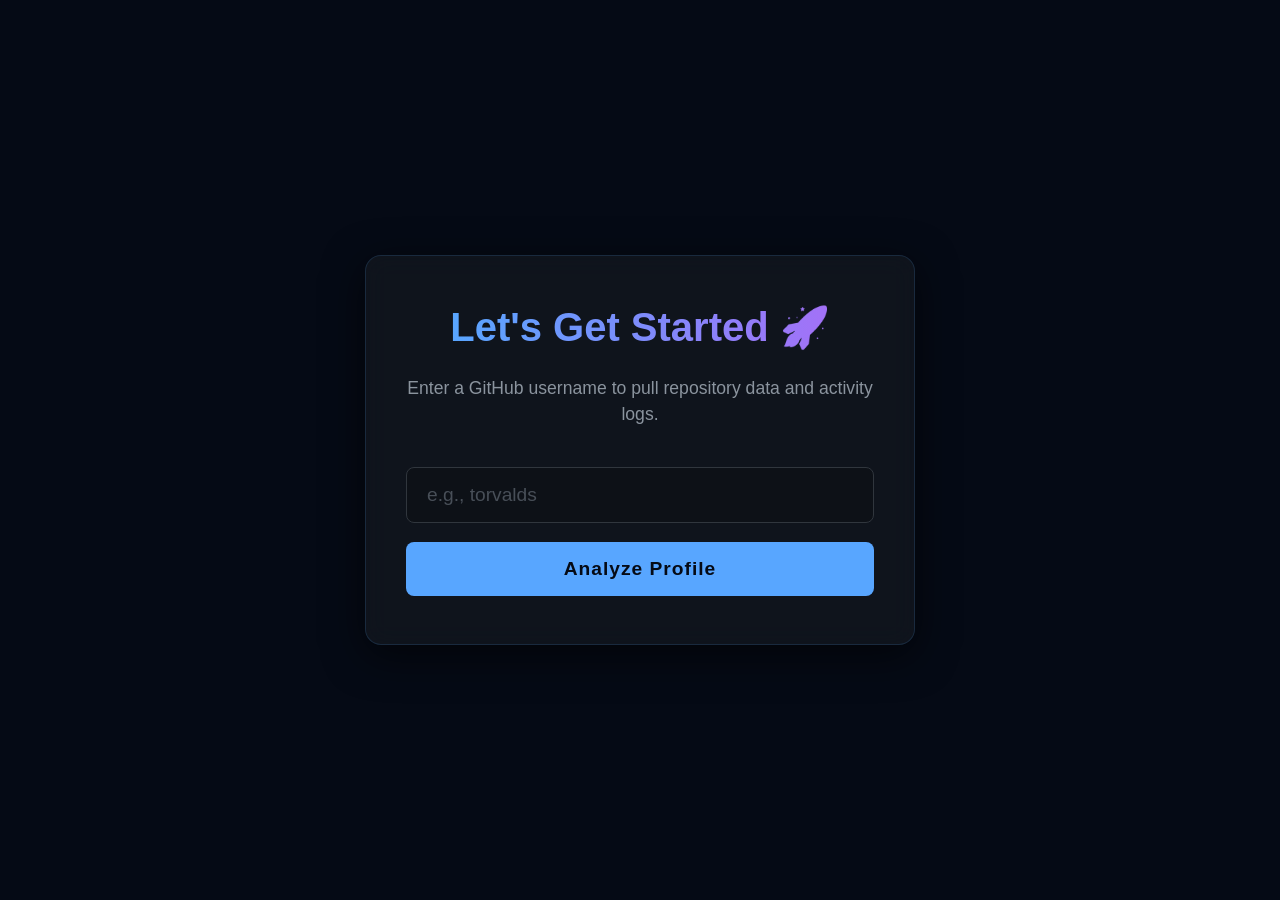
<file: templates/index.html>
<!DOCTYPE html>
<html lang="en">
<head>
    <meta charset="UTF-8">
    <meta name="viewport" content="width=device-width, initial-scale=1.0">
    <title>Search - GitHub Profile Analyzer</title>
    
    <style>
        /* Base Reset & Typography */
        * {
            margin: 0;
            padding: 0;
            box-sizing: border-box;
        }

        body {
            /* Combines a dark overlay with the background image for readability */
            background-color: #050a15;
            background-image: 
                linear-gradient(rgba(5, 10, 21, 0.8), rgba(5, 10, 21, 0.8)), 
                url('https://images.unsplash.com/photo-1506318137071-a8e063b4bec0?q=80&w=3000&auto=format&fit=crop');
            background-size: cover;
            background-position: center;
            background-attachment: fixed;
            color: #ffffff;
            font-family: -apple-system, BlinkMacSystemFont, "Segoe UI", Roboto, Helvetica, Arial, sans-serif;
            height: 100vh;
            overflow: hidden; 
            display: flex;
            justify-content: center;
            align-items: center;
            text-align: center;
        }

        /* Search Interface Container */
        .search-container {
            position: relative;
            z-index: 1;
            max-width: 550px;
            width: 100%;
            padding: 3rem 2.5rem;
            background: rgba(22, 27, 34, 0.6); /* Slightly transparent dark card */
            border: 1px solid rgba(88, 166, 255, 0.15);
            border-radius: 16px;
            box-shadow: 0 10px 40px rgba(0, 0, 0, 0.6);
            backdrop-filter: blur(12px);
            display: flex;
            flex-direction: column;
            align-items: center;
            gap: 1rem;
        }

        h2 {
            font-size: 2.5rem;
            margin-bottom: 0.5rem;
            background: linear-gradient(to right, #58a6ff, #a371f7);
            -webkit-background-clip: text;
            -webkit-text-fill-color: transparent;
            display: inline-block;
        }

        p {
            color: #8b949e;
            font-size: 1.1rem;
            margin-bottom: 1.5rem;
            line-height: 1.5;
        }

        /* Form Layout */
        .search-form {
            display: flex;
            flex-direction: column;
            width: 100%;
            gap: 1.2rem;
        }

        /* Input Field */
        .github-input {
            width: 100%;
            padding: 16px 20px;
            font-size: 1.2rem;
            background: #0d1117;
            border: 1px solid #30363d;
            color: #c9d1d9;
            border-radius: 8px;
            transition: all 0.3s ease;
            outline: none;
            box-sizing: border-box;
        }

        .github-input::placeholder {
            color: #484f58;
        }

        /* Glowing effect on focus */
        .github-input:focus {
            border-color: #58a6ff;
            box-shadow: 0 0 0 3px rgba(88, 166, 255, 0.2);
        }

        /* Submit Button */
        .btn-submit {
            padding: 16px;
            font-size: 1.2rem;
            font-weight: 600;
            letter-spacing: 1px;
            color: #050a15;
            background: #58a6ff;
            border: none;
            border-radius: 8px;
            cursor: pointer;
            transition: all 0.3s ease;
        }

        .btn-submit:hover {
            background: #79c0ff;
            transform: translateY(-2px);
            box-shadow: 0 5px 20px rgba(88, 166, 255, 0.4);
        }

        .btn-submit:active {
            transform: translateY(1px);
        }
    </style>
</head>
<body>

    <main class="search-container">
        <h2>Let's Get Started 🚀</h2>
        <p>Enter a GitHub username to pull repository data and activity logs.</p>
        
        <form class="search-form" action="{{ url_for('result') }}" method="POST" name = "username">
            <input 
                type="text" 
                name="username" 
                class="github-input" 
                placeholder="e.g., torvalds" 
                required 
                autocomplete="off"
            >
            <button type="submit" class="btn-submit">Analyze Profile</button>
        </form>
        
    </main>

</body>
</html>
</file>
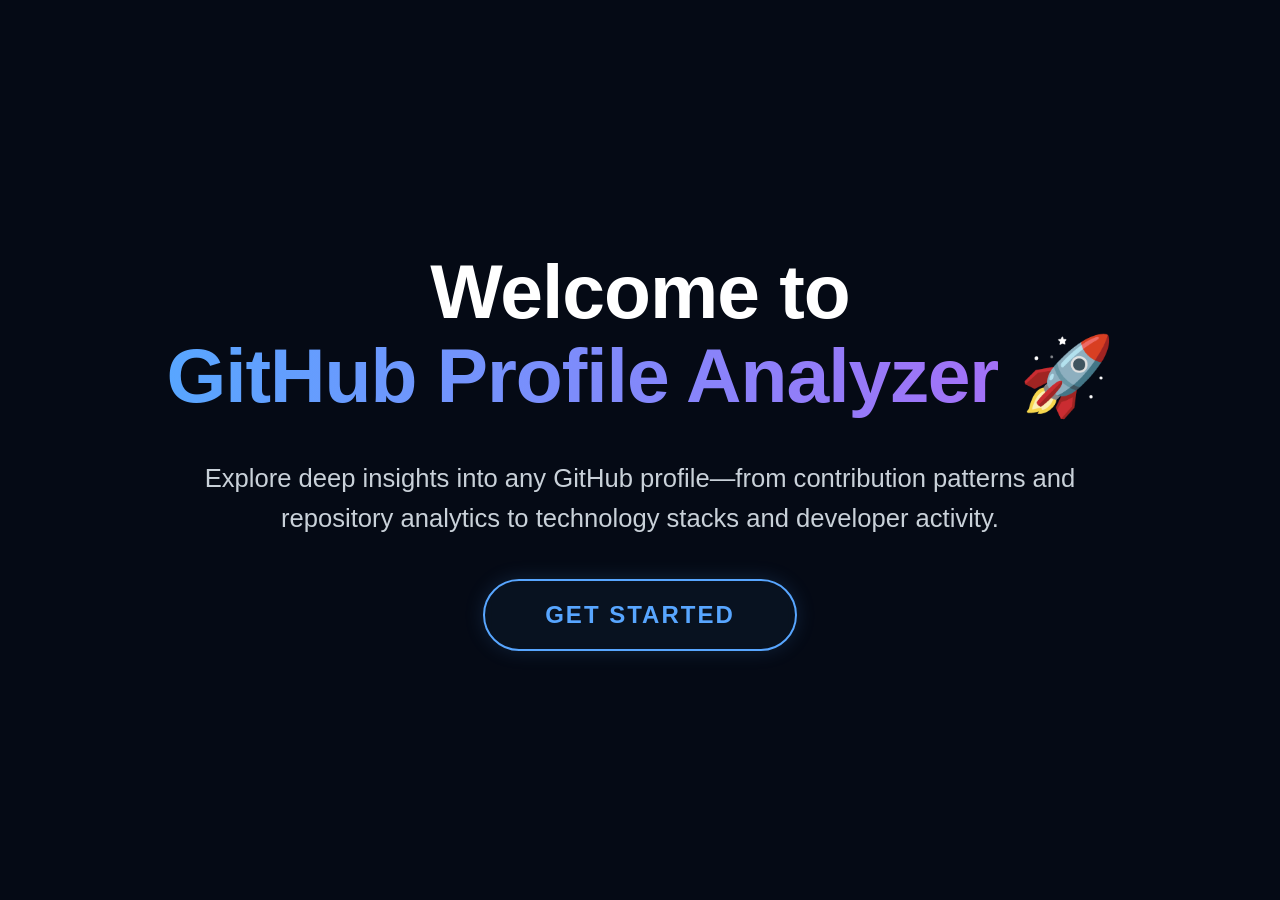
<file: templates/base.html>
<!DOCTYPE html>
<html lang="en">
<head>
    <meta charset="UTF-8">
    <meta name="viewport" content="width=device-width, initial-scale=1.0">
    <title>GitHub Profile Analyzer</title>
    <style>
        /* Base Reset & Typography */
        * {
            margin: 0;
            padding: 0;
            box-sizing: border-box;
        }

        body {
            /* Combines a dark overlay with the background image for readability */
            background-color: #050a15;
            background-image: 
                linear-gradient(rgba(5, 10, 21, 0.8), rgba(5, 10, 21, 0.8)), 
                url('https://images.unsplash.com/photo-1506318137071-a8e063b4bec0?q=80&w=3000&auto=format&fit=crop');
            background-size: cover;
            background-position: center;
            background-attachment: fixed;
            color: #ffffff;
            font-family: -apple-system, BlinkMacSystemFont, "Segoe UI", Roboto, Helvetica, Arial, sans-serif;
            height: 100vh;
            overflow: hidden; /* Prevents scrollbars */
            display: flex;
            justify-content: center;
            align-items: center;
            text-align: center;
        }

        /* Content Layer */
        .content {
            position: relative;
            z-index: 1;
            max-width: 1200px;
            padding: 0 2rem;
            display: flex;
            flex-direction: column;
            align-items: center;
            gap: 2.5rem;
        }

        /* Massive Cinematic Heading */
        h1 {
            font-size: clamp(3rem, 6vw, 6rem); /* Scales with screen size */
            font-weight: 800;
            line-height: 1.1;
            letter-spacing: -1px;
        }

        /* Gradient text effect for the highlight */
        .highlight {
            background: linear-gradient(to right, #58a6ff, #a371f7);
            -webkit-background-clip: text;
            -webkit-text-fill-color: transparent;
            display: inline-block;
        }

        /* Large, readable paragraph */
        p {
            font-size: clamp(1.2rem, 2vw, 1.8rem);
            color: #c9d1d9;
            line-height: 1.6;
            max-width: 900px;
            font-weight: 300;
        }

        /* Sleek, glowing pill button */
        .btn-start {
            display: inline-block;
            text-decoration: none;
            color: #58a6ff;
            background: rgba(88, 166, 255, 0.05);
            border: 2px solid #58a6ff;
            padding: 20px 60px;
            font-size: 1.5rem;
            font-weight: 600;
            letter-spacing: 2px;
            border-radius: 50px;
            transition: all 0.3s ease;
            box-shadow: 0 0 20px rgba(88, 166, 255, 0.15);
            backdrop-filter: blur(5px);
        }

        .btn-start:hover {
            background: #58a6ff;
            color: #050a15;
            box-shadow: 0 0 40px rgba(88, 166, 255, 0.6);
            transform: translateY(-2px);
            cursor: pointer;
        }

        .btn-start:active {
            transform: translateY(2px);
        }
    </style>
</head>
<body>

    <main class="content">
        <h1>Welcome to <br><span class="highlight">GitHub Profile Analyzer</span> 🚀</h1>
        <p>Explore deep insights into any GitHub profile—from contribution patterns and repository analytics to technology stacks and developer activity.</p>
        
        <a href="{{ url_for('index') }}" class="btn-start">GET STARTED</a>
    </main>

</body>
</html>
</file>
